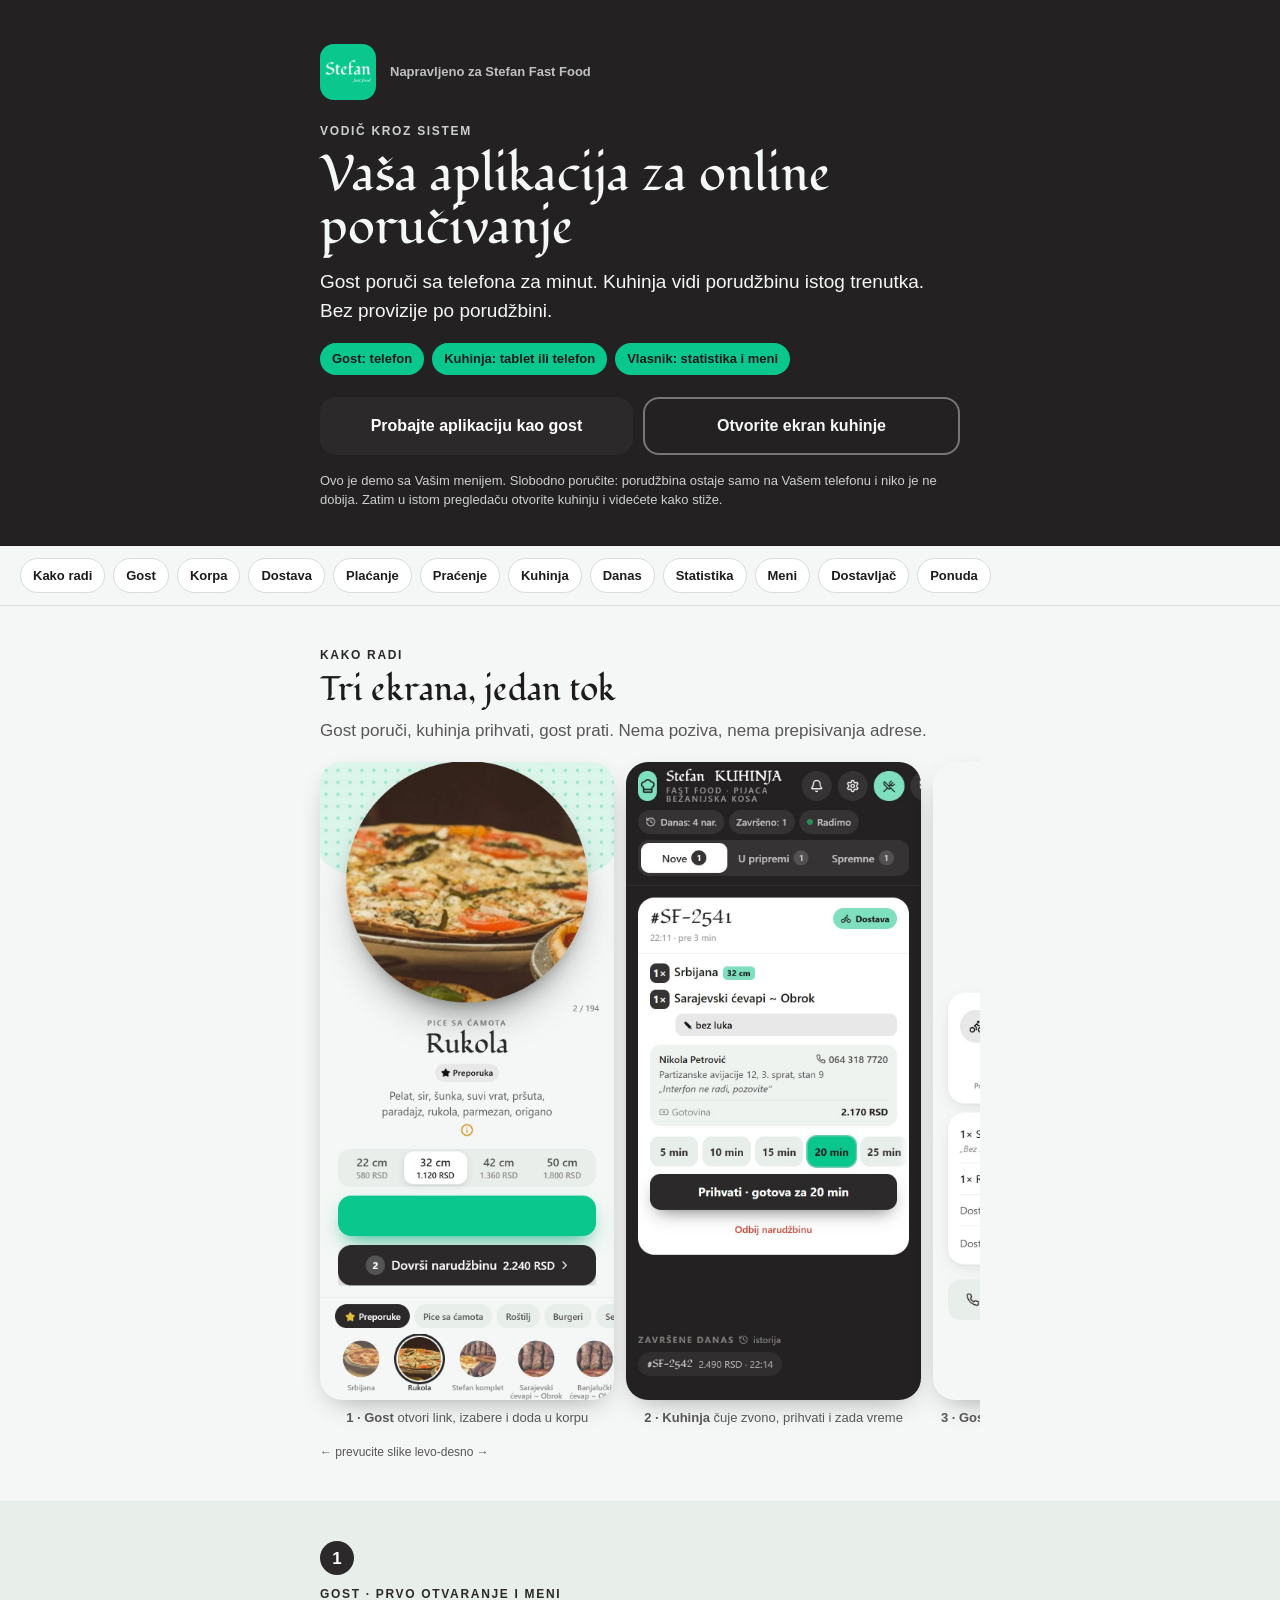
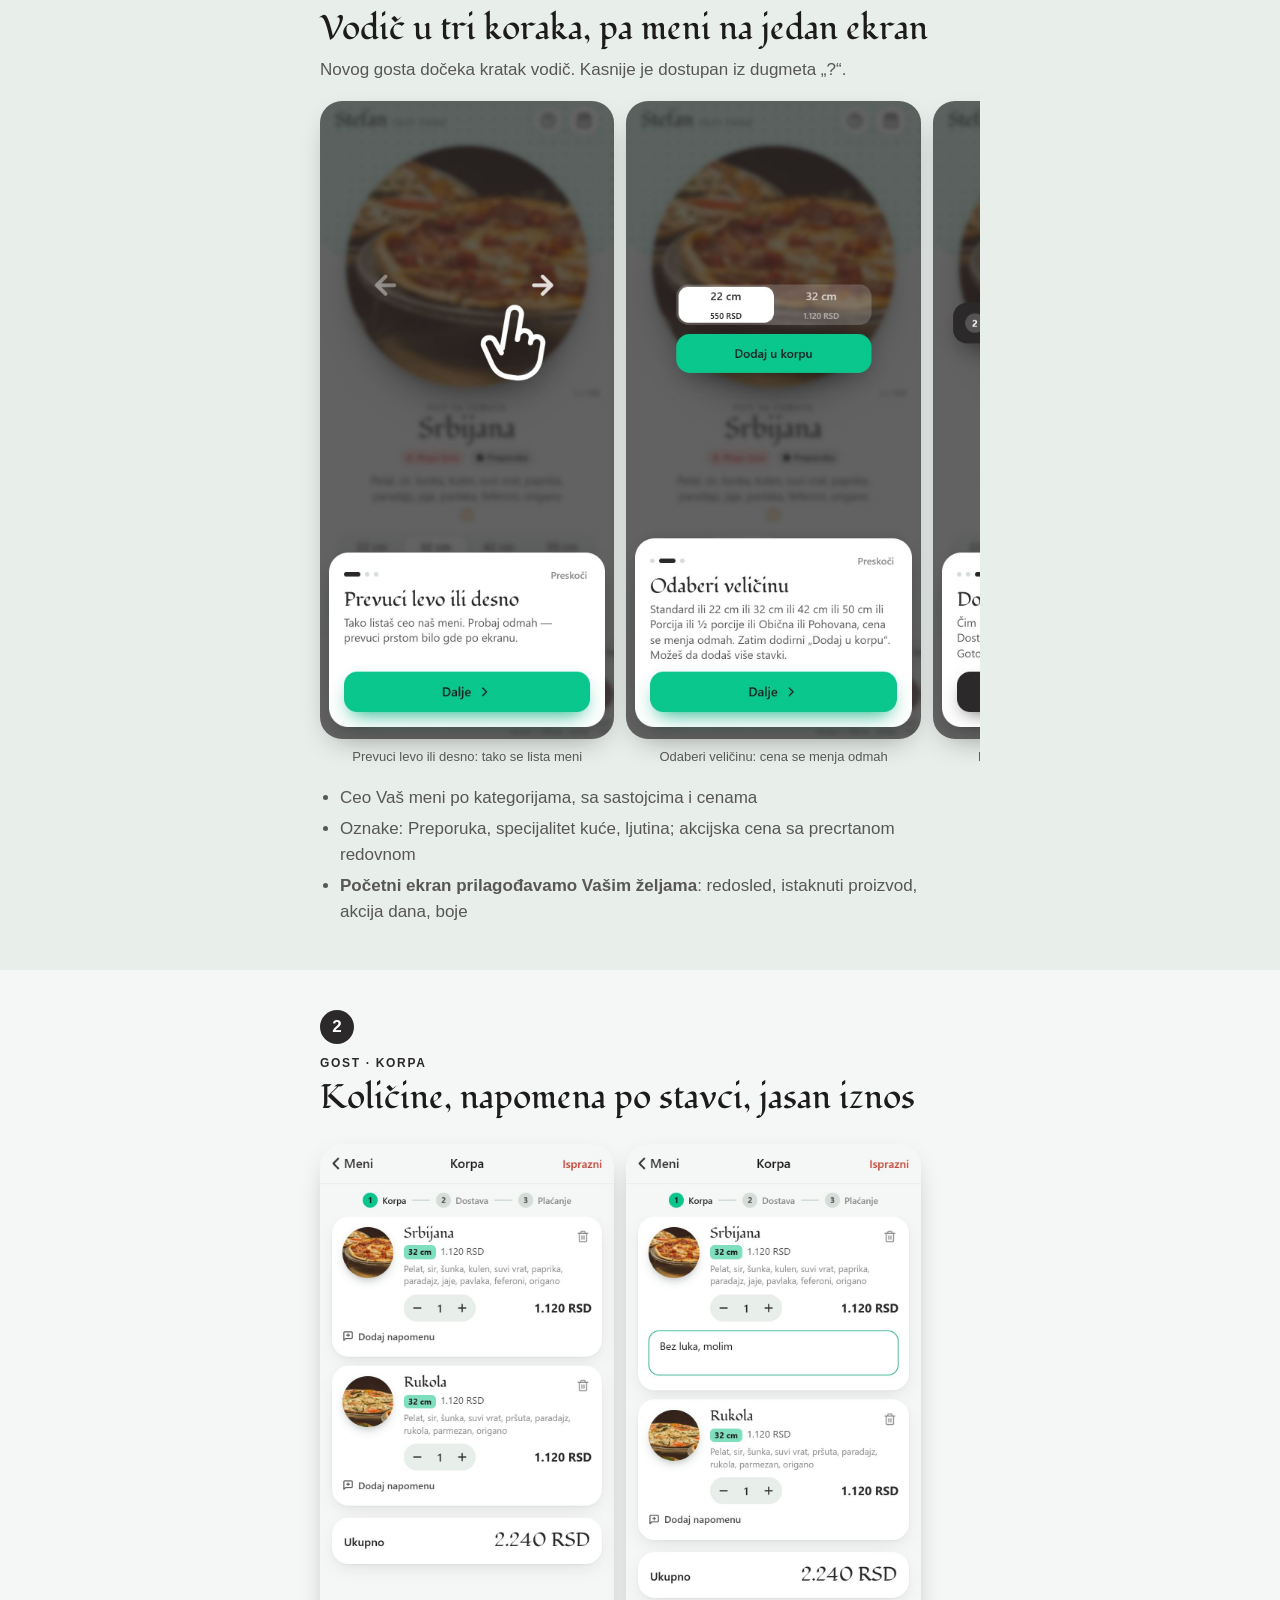
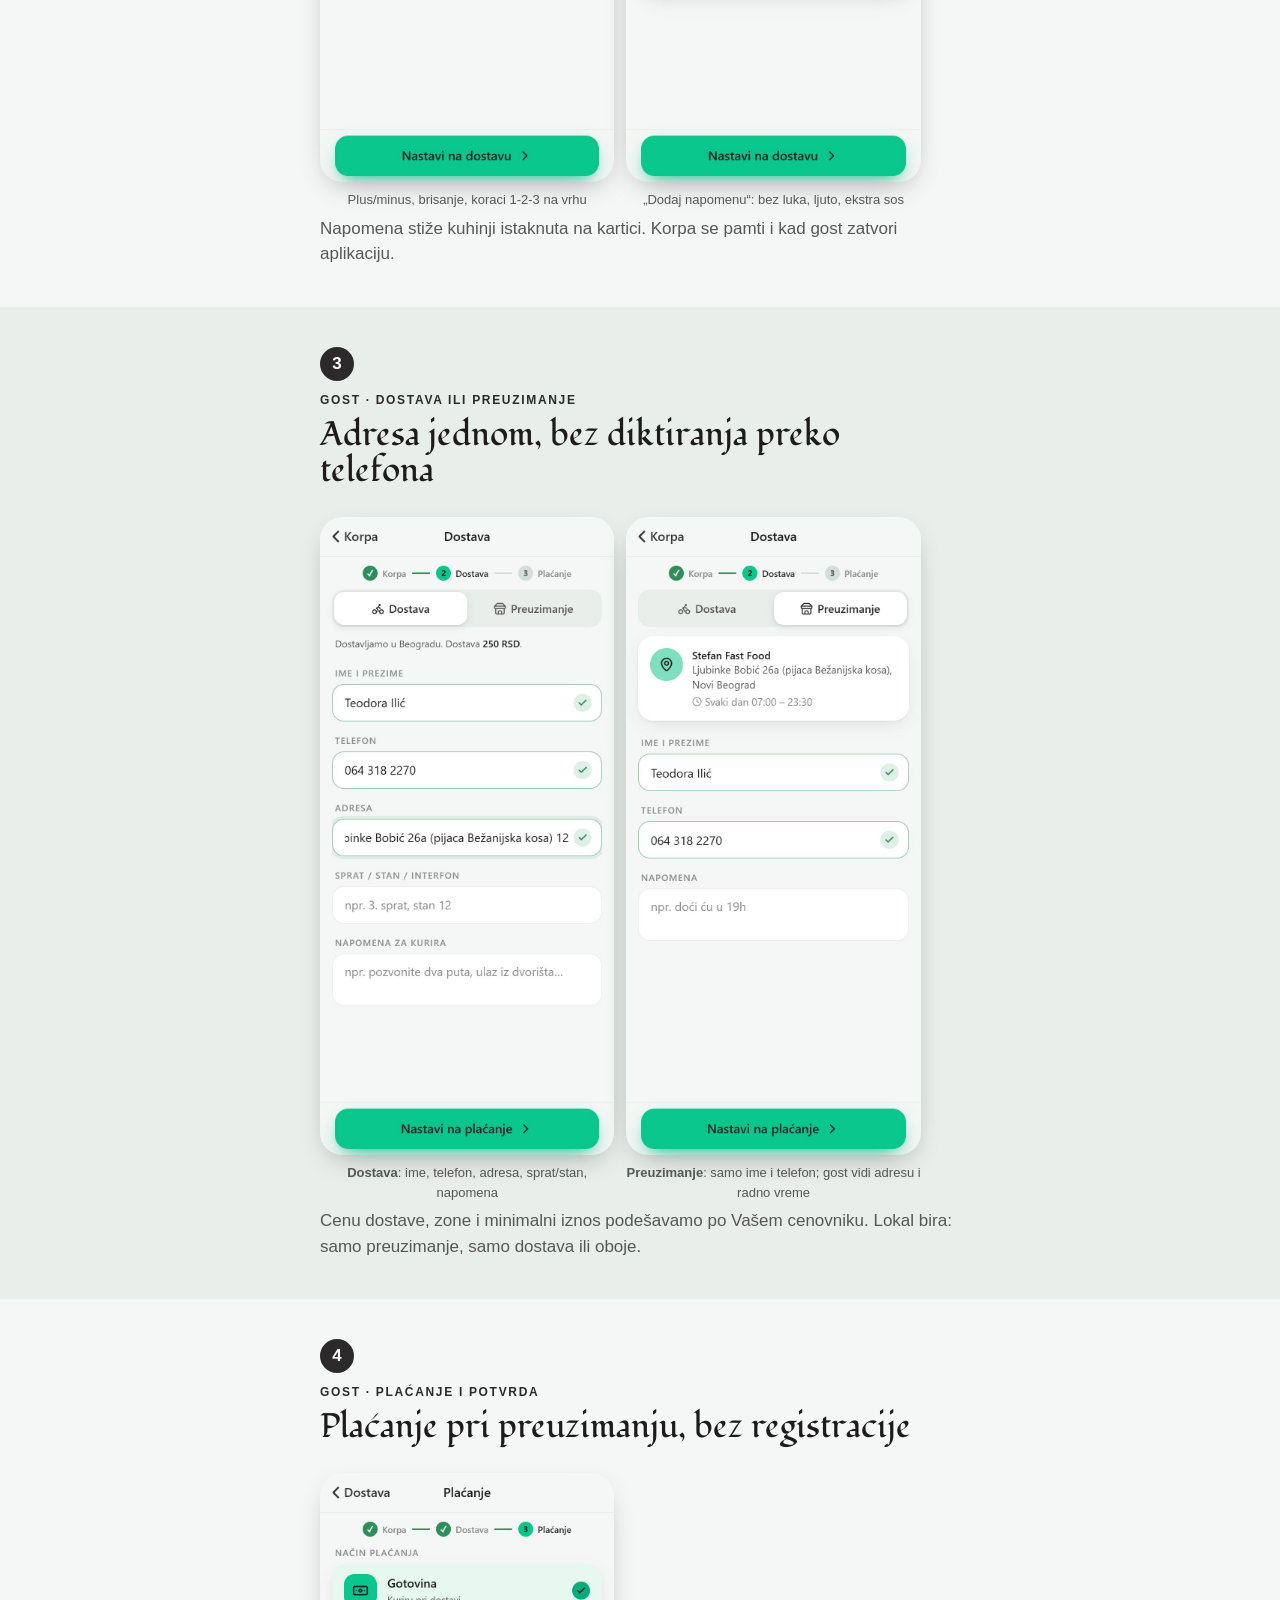
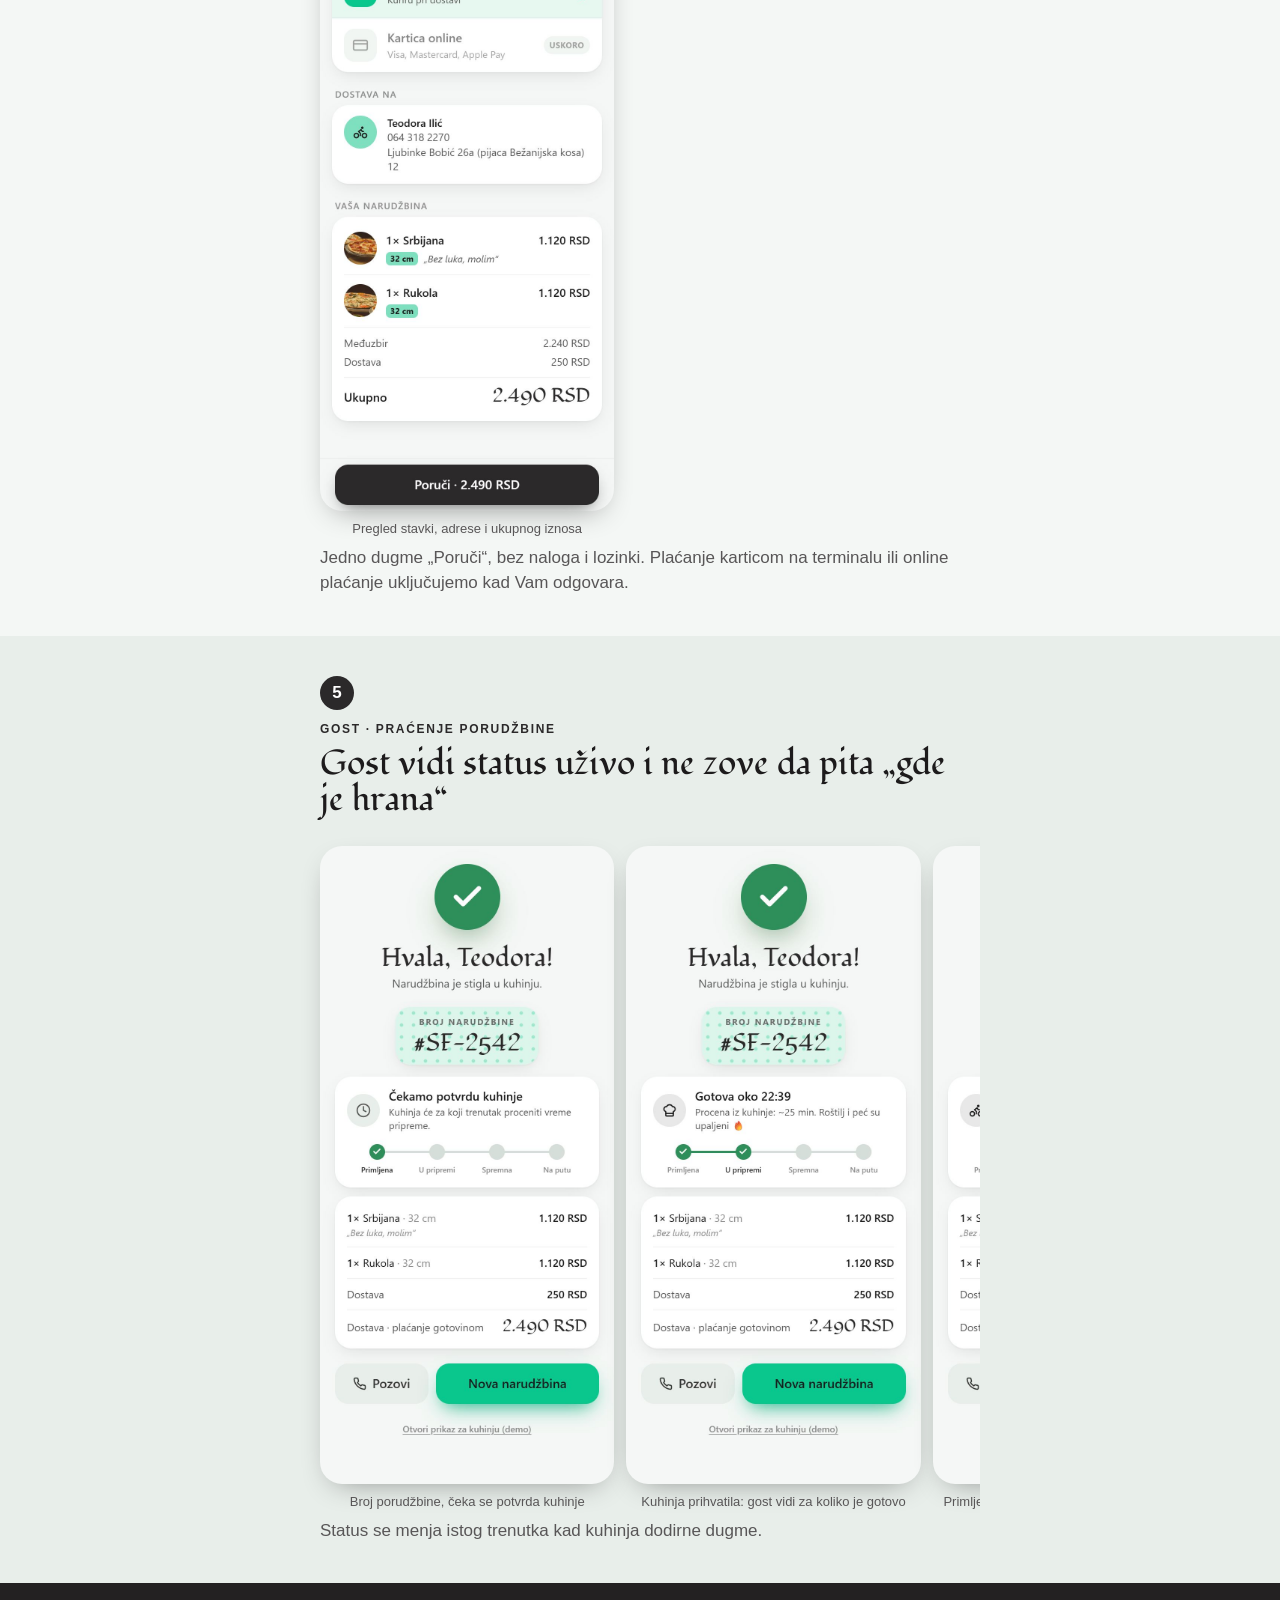
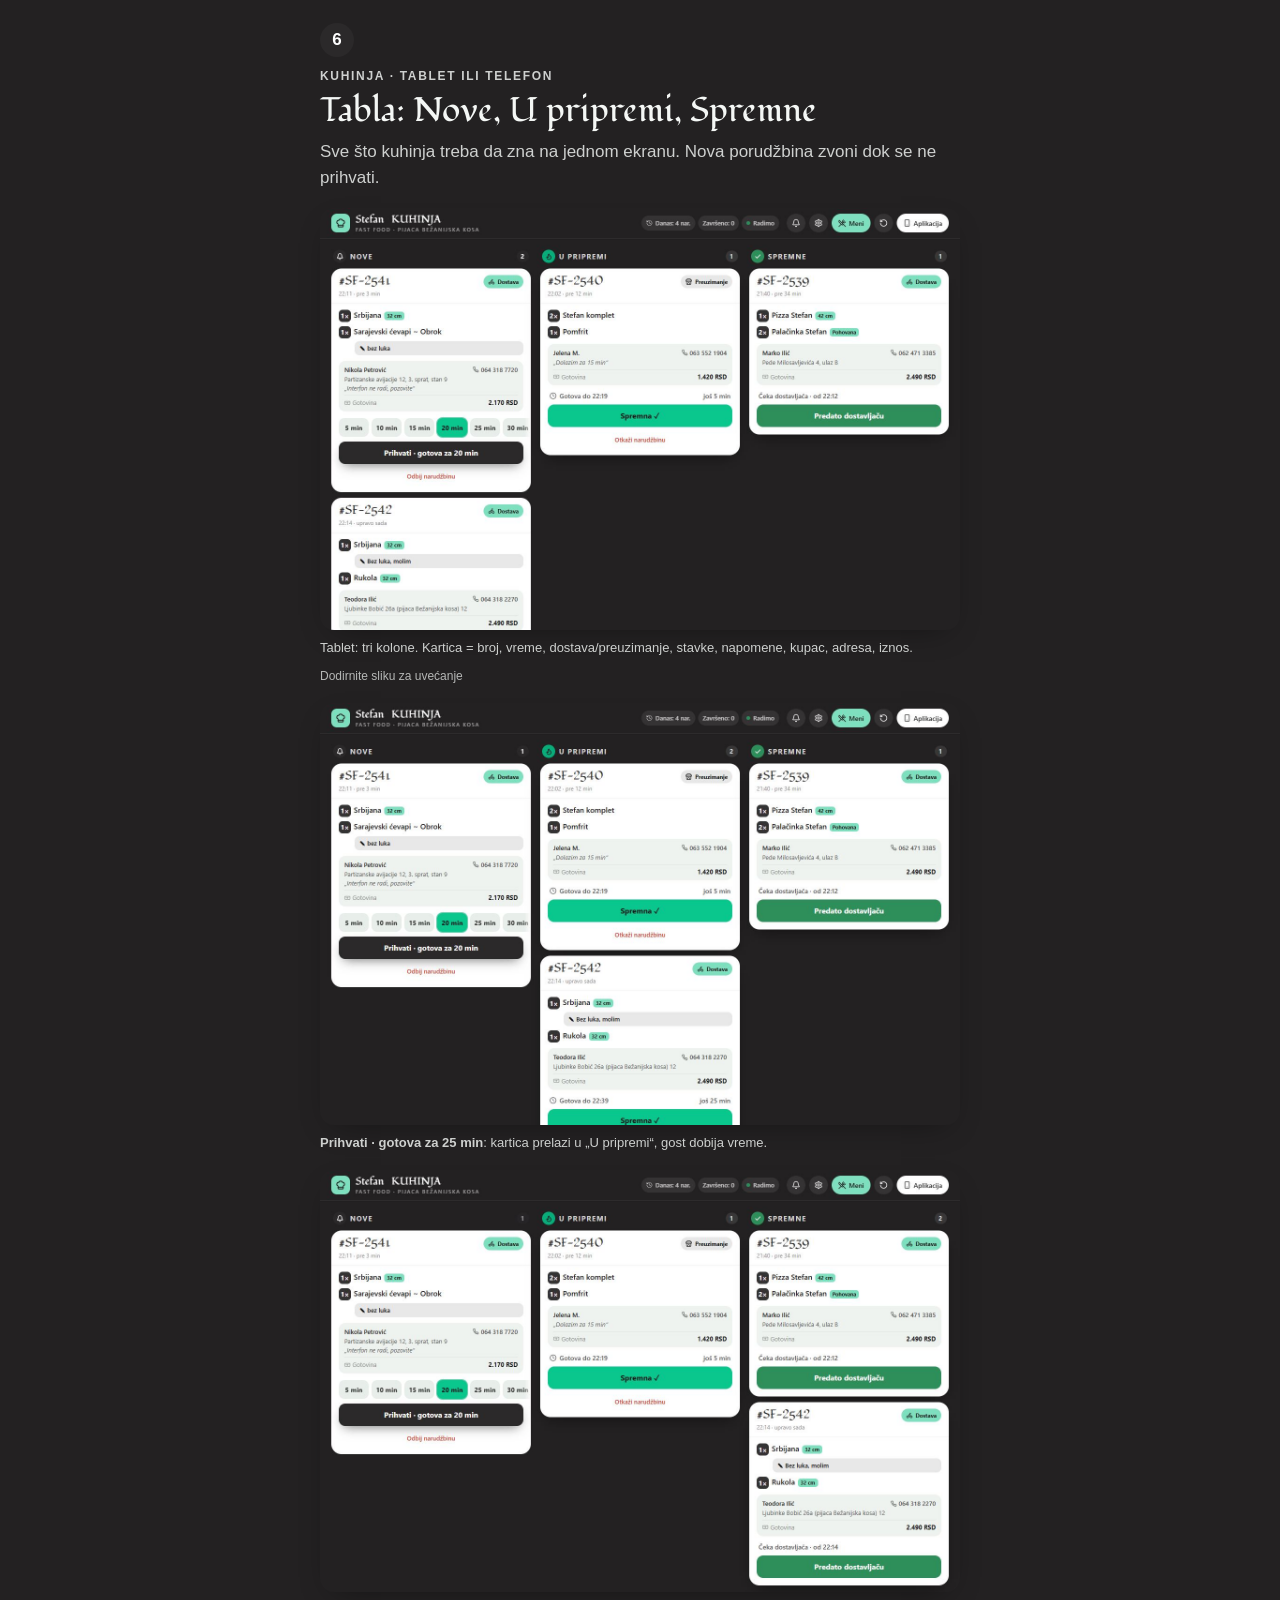
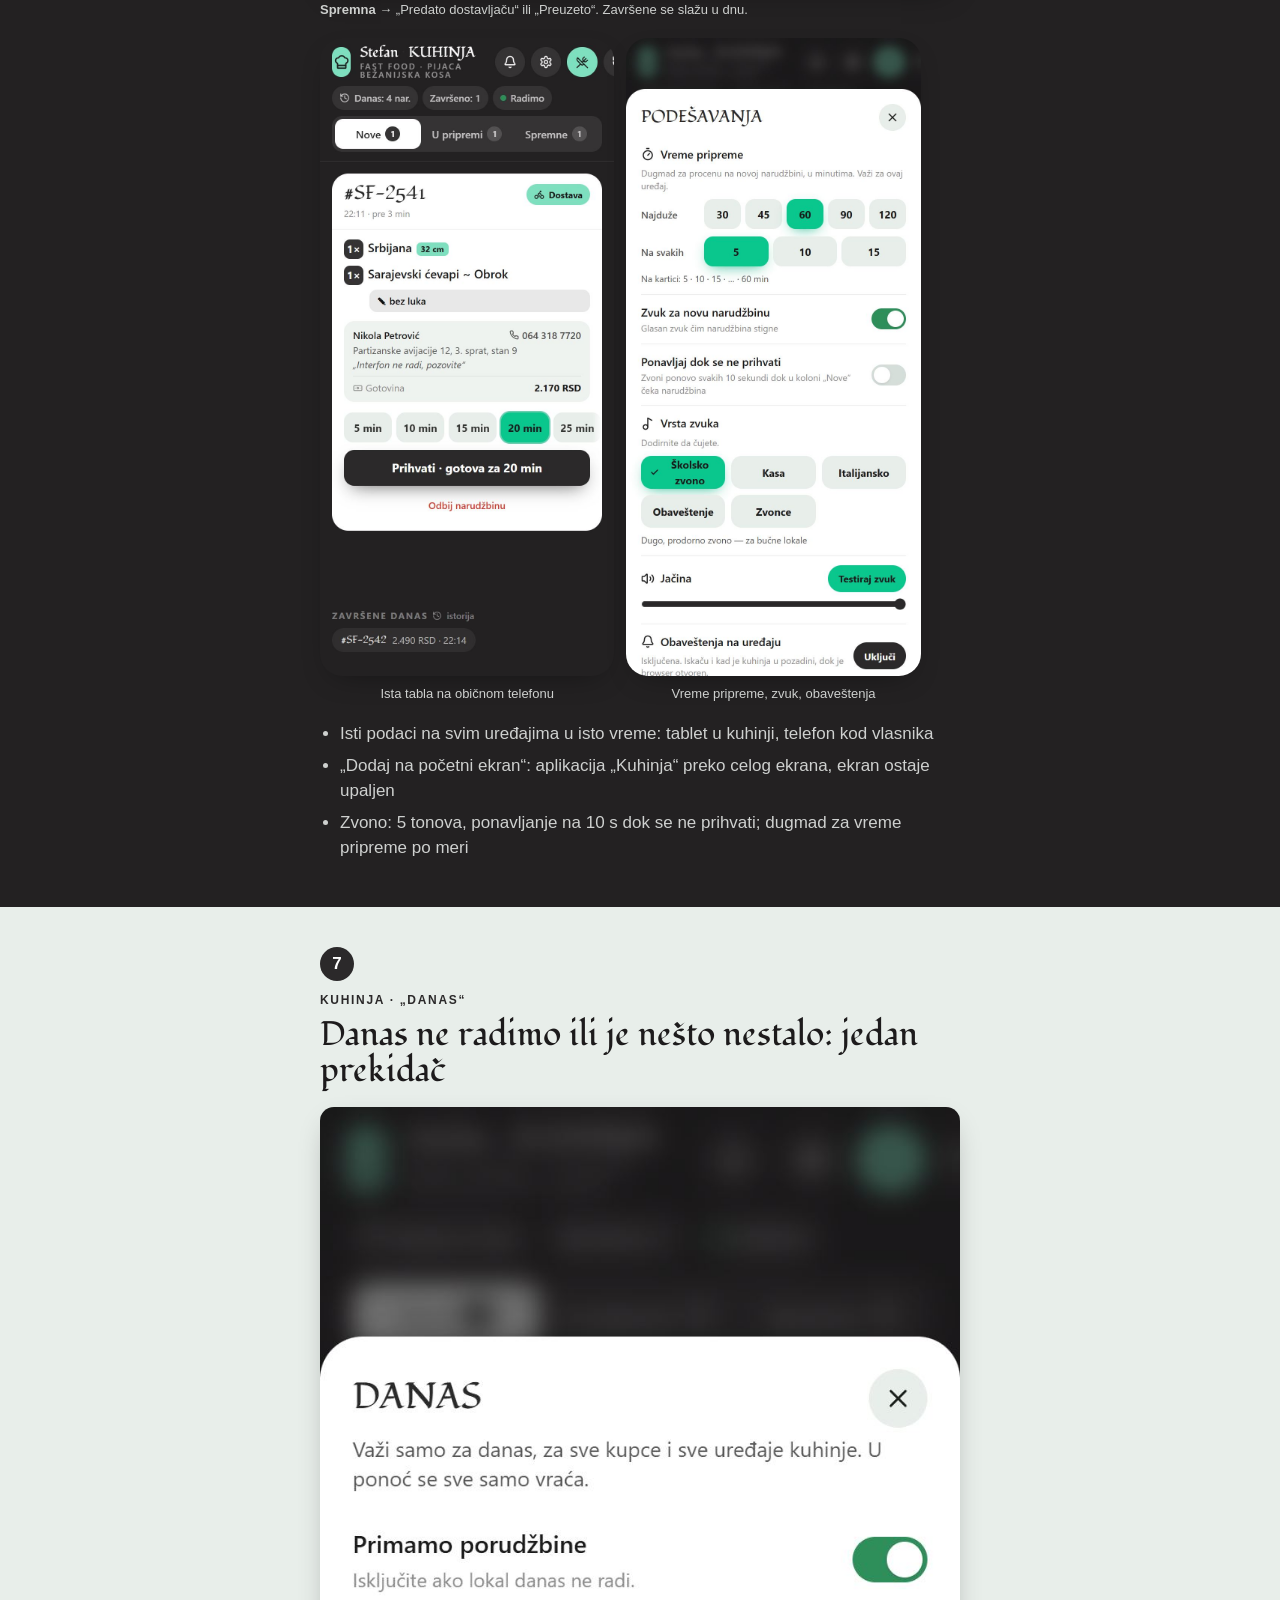
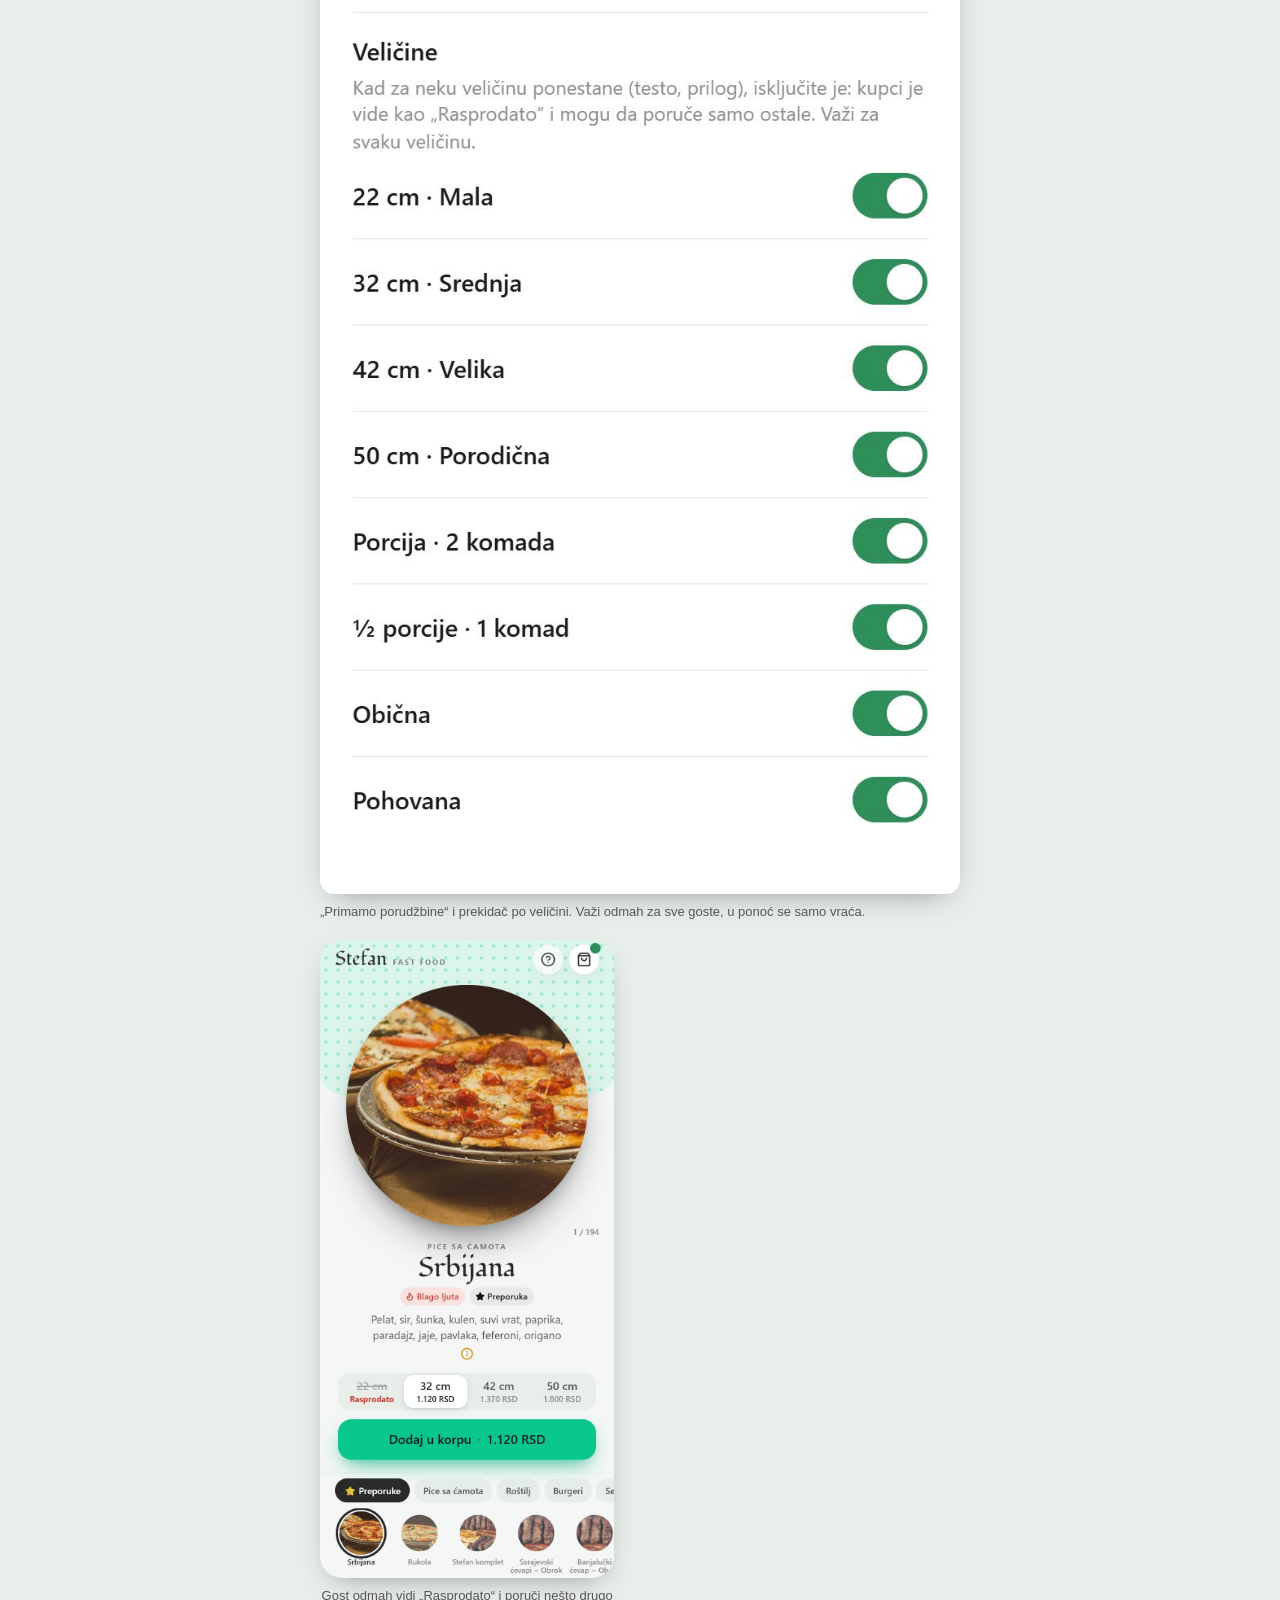
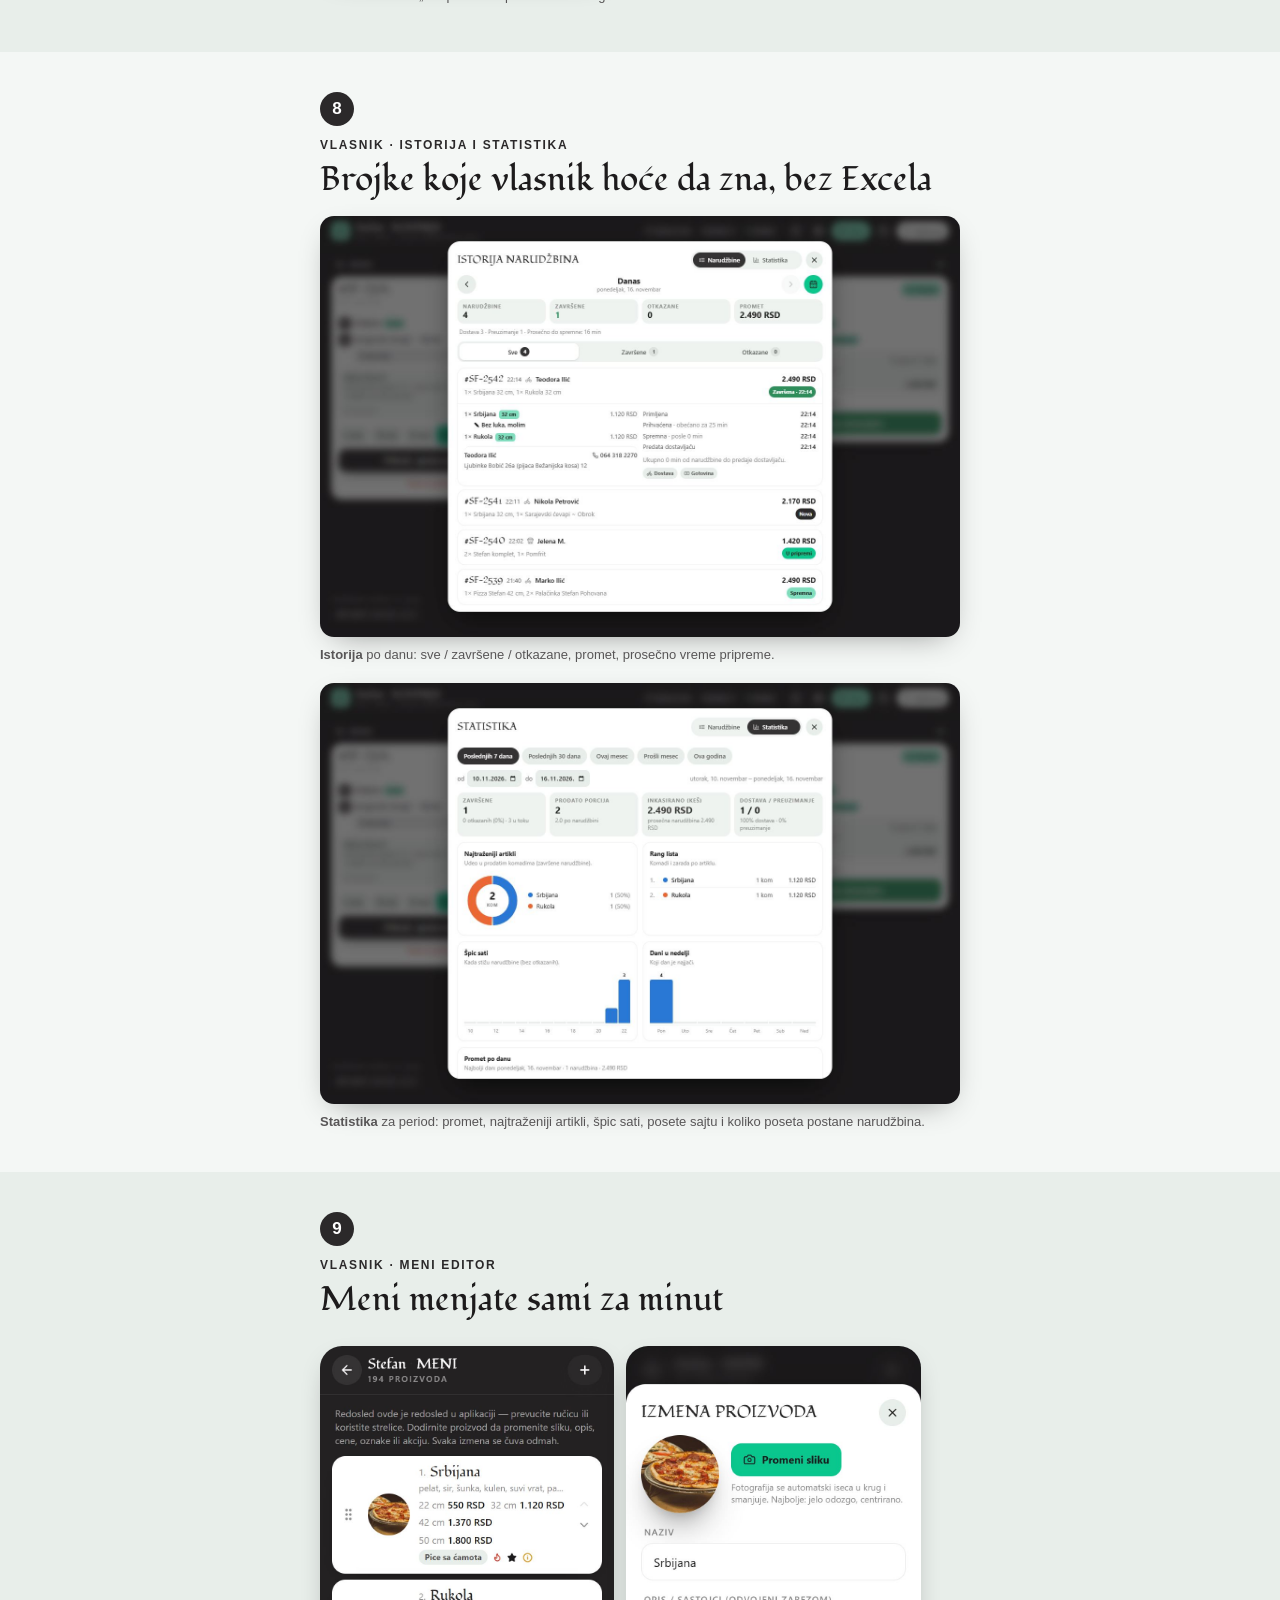
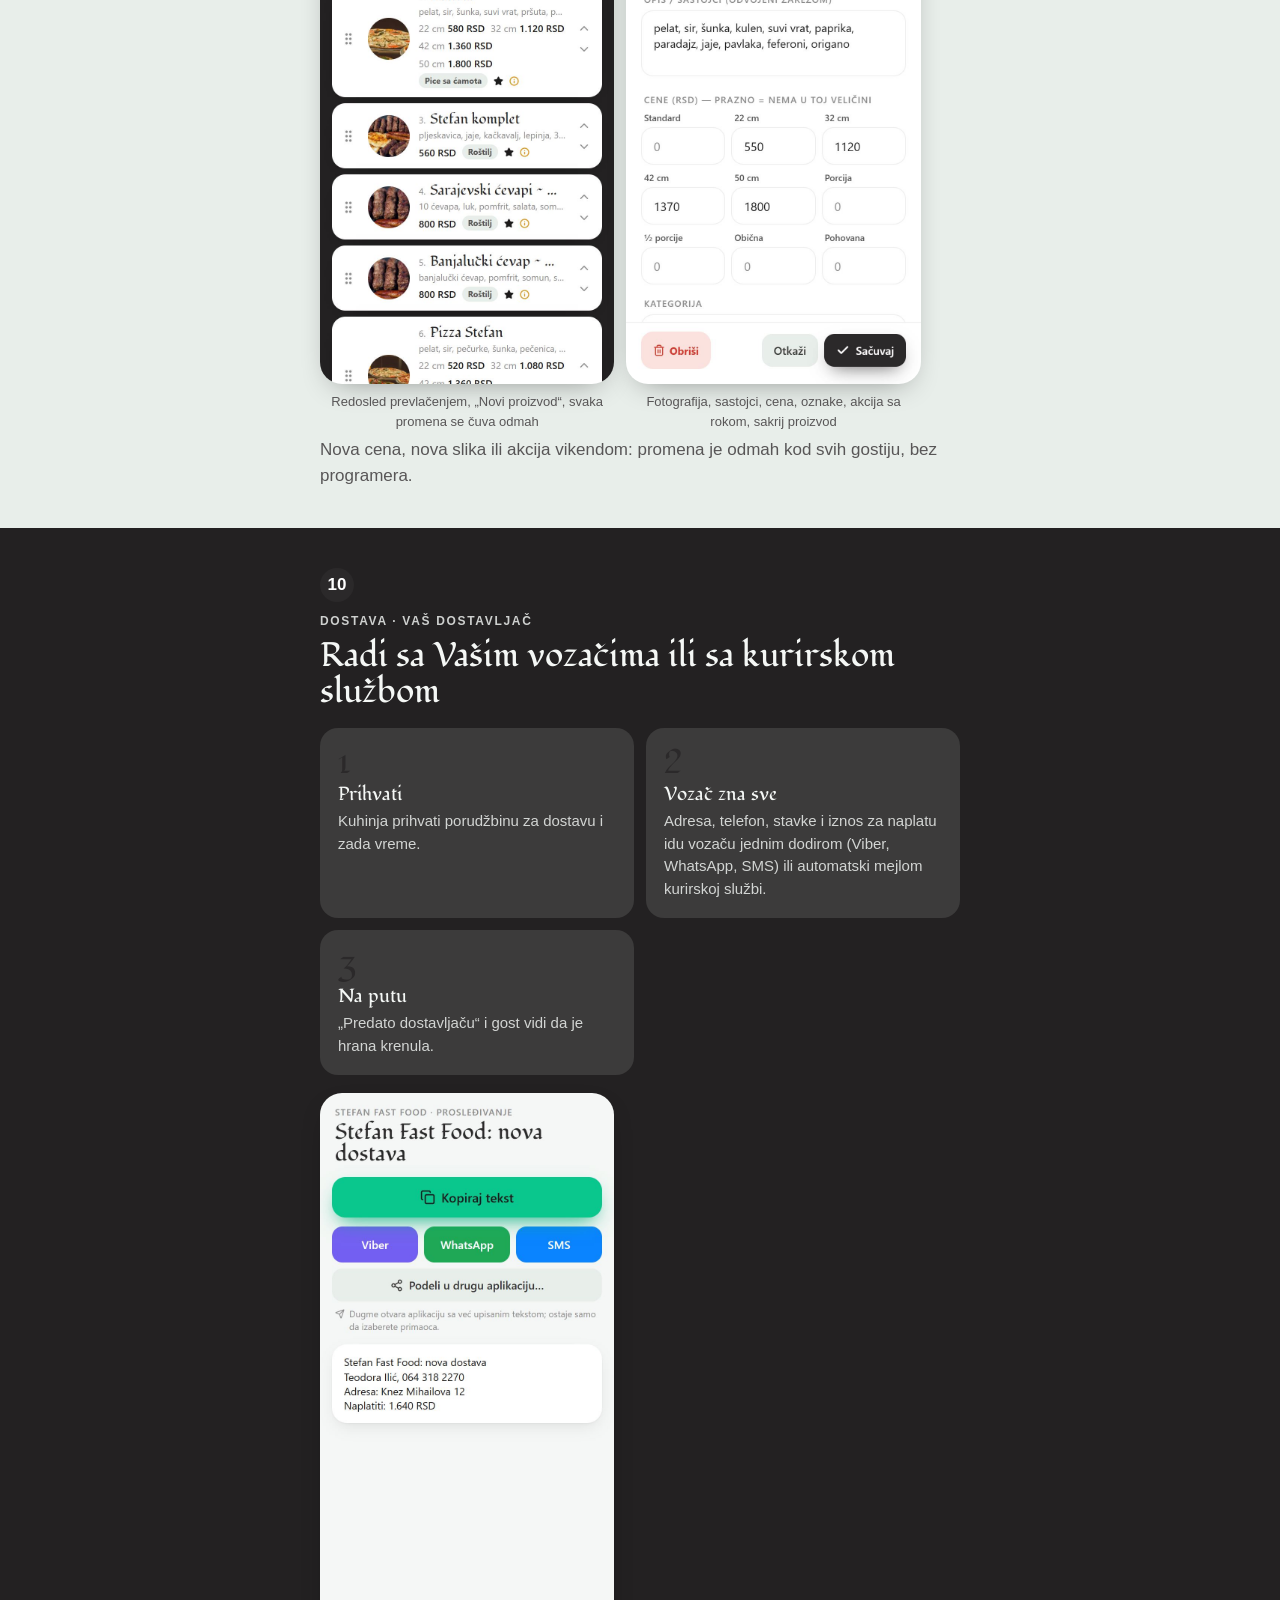
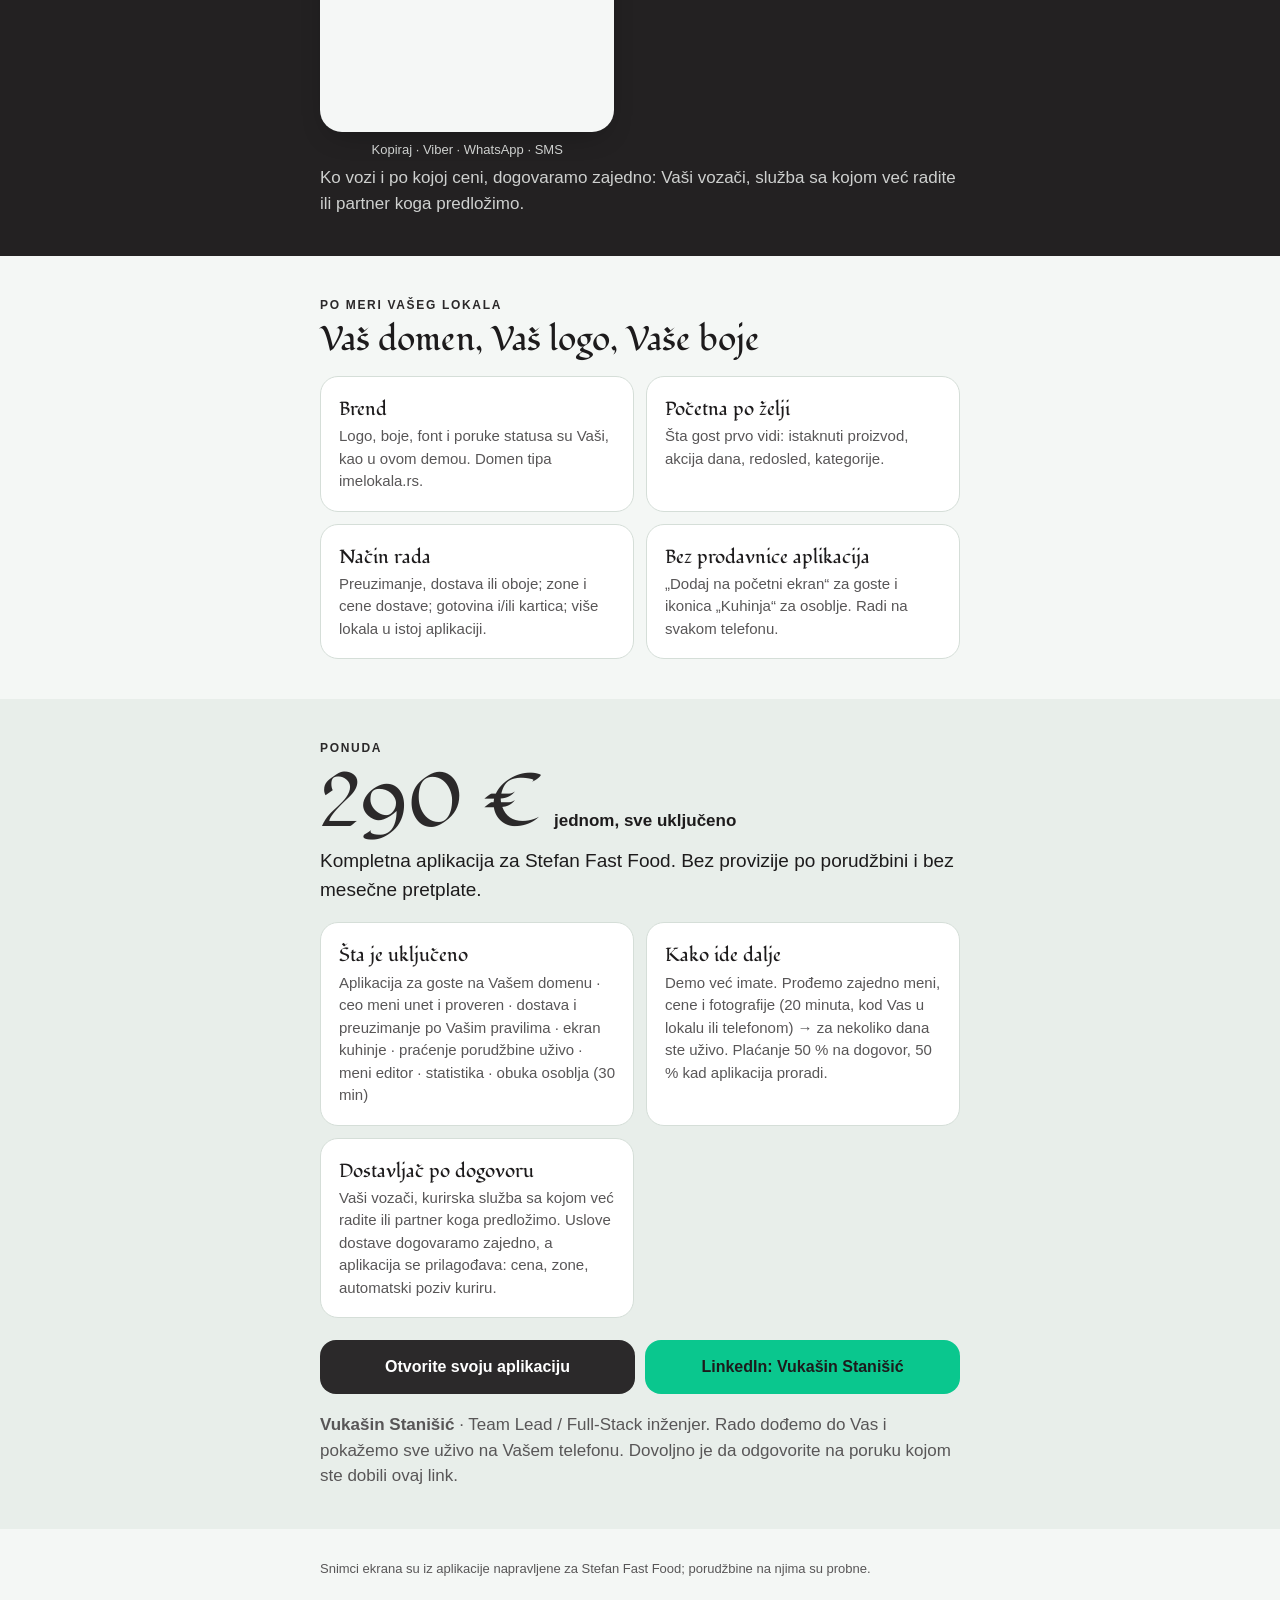
<file: vodic/index.html>
<!DOCTYPE html>
<html lang="sr">
<head>
<meta charset="utf-8">
<meta name="viewport" content="width=device-width, initial-scale=1">
<title>Stefan Fast Food · vodič kroz aplikaciju</title>
<meta name="description" content="Kako radi aplikacija za online poručivanje napravljena za Stefan Fast Food: gost, kuhinja, vlasnik.">
<meta name="theme-color" content="#232122">
<link rel="icon" href="../favicon.png">
<meta property="og:title" content="Stefan Fast Food · Vaša aplikacija za poručivanje">
<meta property="og:description" content="Vodič kroz sistem: kako gost poručuje, kako kuhinja prima porudžbine i šta vlasnik vidi.">
<meta property="og:image" content="https://vukasin00.github.io/stefan-fast-food/icon-512.png">
<style>
/* self-hosted display font (latin + latin-ext for Serbian diacritics); ../ is filled in by vite.config.ts */
@font-face {
  font-family: 'Fondamento';
  font-style: normal;
  font-weight: 400;
  font-display: swap;
  src: url(../fonts/fondamento-400-latin-ext.woff2) format('woff2');
  unicode-range: U+0100-02BA, U+02BD-02C5, U+02C7-02CC, U+02CE-02D7, U+02DD-02FF, U+0304, U+0308, U+0329, U+1D00-1DBF, U+1E00-1E9F, U+1EF2-1EFF, U+2020, U+20A0-20AB, U+20AD-20C4, U+2113, U+2C60-2C7F, U+A720-A7FF;
}
@font-face {
  font-family: 'Fondamento';
  font-style: normal;
  font-weight: 400;
  font-display: swap;
  src: url(../fonts/fondamento-400-latin.woff2) format('woff2');
  unicode-range: U+0000-00FF, U+0131, U+0152-0153, U+02BB-02BC, U+02C6, U+02DA, U+02DC, U+0304, U+0308, U+0329, U+2000-206F, U+20AC, U+2122, U+2191, U+2193, U+2212, U+2215, U+FEFF, U+FFFD;
}

  :root{--bg:#F4F7F5;--card:#FFFFFF;--inset:#E8EEEA;--line:#D5DED8;--primary:#0AC78E;--on-primary:#1D1B1C;--dark:#232122;--dark2:#2B292A;--cta:#2B292A;--ink:#1D1B1C;--ink2:#585657;--display:"Fondamento", Georgia, "Times New Roman", serif}
  *{box-sizing:border-box;margin:0;padding:0}
  html{scroll-behavior:smooth;-webkit-text-size-adjust:100%}
  body{font-family:-apple-system,BlinkMacSystemFont,"Segoe UI",Roboto,Inter,Arial,sans-serif;background:var(--bg);color:var(--ink);line-height:1.5;font-size:17px}
  .wrap{max-width:680px;margin:0 auto;padding:0 20px}
  h1,h2,h3,.big{font-family:var(--display);font-weight:400;letter-spacing:0;text-transform:none;line-height:1.06}
  h1{font-size:clamp(31px,8.2vw,50px)}
  h2{font-size:clamp(23px,6.0vw,34px);margin-bottom:10px}
  h3{font-size:19px}
  p{color:var(--ink2)}
  .eyebrow{font-size:12px;font-weight:700;letter-spacing:.14em;text-transform:uppercase;color:var(--cta);margin-bottom:8px}
  .lead{font-size:19px;color:var(--ink)}
  .dark{background:var(--dark);color:var(--bg)}
  .dark p,.dark li{color:var(--bg);opacity:.82}
  .dark .lead{color:var(--bg);opacity:1}
  .alt{background:var(--inset)}
  section{padding:40px 0}
  header.hero{padding:44px 0 36px}
  .brand{display:flex;align-items:center;gap:14px;margin-bottom:22px}
  .brand img{height:56px;width:auto;max-width:200px;object-fit:contain;border-radius:14px}
  .brand span{font-size:13px;font-weight:600;opacity:.75}
  .pills{display:flex;flex-wrap:wrap;gap:8px;margin-top:18px}
  .pill{background:var(--primary);color:var(--on-primary);border-radius:999px;padding:6px 12px;font-size:13px;font-weight:600}
  .btns{display:flex;flex-direction:column;gap:10px;margin-top:22px}
  .btn{display:flex;align-items:center;justify-content:center;gap:8px;padding:15px 18px;border-radius:16px;font-weight:700;text-decoration:none;font-size:16px;text-align:center}
  .btn-cta{background:var(--cta);color:#fff}
  .btn-primary{background:var(--primary);color:var(--on-primary)}
  .btn-ghost{background:transparent;color:var(--bg);border:2px solid color-mix(in srgb,var(--bg) 40%,transparent)}
  .small{font-size:13px}
  .toc{display:flex;gap:8px;overflow-x:auto;padding:12px 20px;scrollbar-width:none;background:var(--bg);position:sticky;top:0;z-index:5;border-bottom:1px solid var(--line)}
  .toc::-webkit-scrollbar{display:none}
  .toc a{white-space:nowrap;background:var(--card);border:1px solid var(--line);border-radius:999px;padding:7px 12px;font-size:13px;font-weight:600;color:var(--ink);text-decoration:none}
  .num{display:inline-flex;align-items:center;justify-content:center;width:34px;height:34px;border-radius:50%;background:var(--cta);color:#fff;font-weight:800;font-size:17px;margin-bottom:10px}
  ul{padding-left:20px;margin:12px 0 0}
  li{color:var(--ink2);margin-bottom:6px}
  b{font-weight:700;color:inherit}
  .strip{display:flex;gap:12px;overflow-x:auto;scroll-snap-type:x mandatory;padding:18px 20px 6px;margin:0 -20px;scrollbar-width:none;-webkit-overflow-scrolling:touch}
  .strip::-webkit-scrollbar{display:none}
  .shot{flex:0 0 72%;max-width:300px;scroll-snap-align:center}
  .shot img{width:100%;height:auto;border-radius:22px;display:block;background:var(--dark2);box-shadow:0 10px 30px -14px rgba(0,0,0,.45)}
  .shot p{font-size:13px;margin-top:8px;text-align:center}
  .tab{margin-top:18px}
  .tab img{width:100%;height:auto;border-radius:14px;display:block;cursor:zoom-in;box-shadow:0 10px 30px -14px rgba(0,0,0,.45)}
  .tab p{font-size:13px;margin-top:8px}
  .hint{font-size:12px;color:var(--ink2);margin-top:10px}
  .dark .hint{color:var(--bg);opacity:.7}
  .steps,.cards{display:grid;gap:12px;margin-top:18px}
  .step{background:var(--inset);border-radius:18px;padding:18px}
  .dark .step{background:color-mix(in srgb,var(--bg) 12%,var(--dark))}
  .step .big{font-size:34px;color:var(--cta);line-height:1}
  .step h3,.card h3{margin:4px 0 6px}
  .step p,.card p{font-size:15px}
  .card{background:var(--card);border-radius:18px;padding:18px;border:1px solid var(--line)}
  .price{display:flex;align-items:baseline;gap:10px;flex-wrap:wrap}
  .price .big{font-size:76px;color:var(--cta);line-height:1}
  a{color:var(--cta)}
  footer{padding:30px 0 60px;font-size:13px;color:var(--ink2)}
  .lb{position:fixed;inset:0;background:rgba(10,10,10,.96);display:none;z-index:50;overflow:auto;-webkit-overflow-scrolling:touch}
  .lb.on{display:block}
  .lb img{display:block;width:auto;max-width:none;min-width:100%;margin:0 auto}
  .lb .close{position:fixed;top:14px;right:14px;background:#fff;color:#111;border:0;border-radius:999px;padding:10px 16px;font-weight:700;font-size:15px;z-index:51}
  @media (min-width:700px){.steps,.cards{grid-template-columns:1fr 1fr}.btns{flex-direction:row}.btn{flex:1}.shot{flex-basis:46%}}
</style>
</head>
<body>

<header class="hero dark">
  <div class="wrap">
    <div class="brand"><img src="../icon-512.png" alt="Stefan Fast Food"><span>Napravljeno za Stefan Fast Food</span></div>
    <p class="eyebrow">Vodič kroz sistem</p>
    <h1>Vaša aplikacija za online poručivanje</h1>
    <p class="lead" style="margin-top:14px">Gost poruči sa telefona za minut. Kuhinja vidi porudžbinu istog trenutka. Bez provizije po porudžbini.</p>
    <div class="pills"><span class="pill">Gost: telefon</span><span class="pill">Kuhinja: tablet ili telefon</span><span class="pill">Vlasnik: statistika i meni</span></div>
    <div class="btns">
      <a class="btn btn-cta" href="https://vukasin00.github.io/stefan-fast-food/">Probajte aplikaciju kao gost</a>
      <a class="btn btn-ghost" href="https://vukasin00.github.io/stefan-fast-food/kuhinja">Otvorite ekran kuhinje</a>
    </div>
    <p class="small" style="margin-top:16px">Ovo je demo sa Vašim menijem. Slobodno poručite: porudžbina ostaje samo na Vašem telefonu i niko je ne dobija. Zatim u istom pregledaču otvorite kuhinju i videćete kako stiže.</p>
  </div>
</header>

<nav class="toc">
  <a href="#kako">Kako radi</a><a href="#gost">Gost</a><a href="#korpa">Korpa</a><a href="#dostava">Dostava</a><a href="#placanje">Plaćanje</a><a href="#pracenje">Praćenje</a><a href="#kuhinja">Kuhinja</a><a href="#danas">Danas</a><a href="#statistika">Statistika</a><a href="#meni">Meni</a><a href="#kurir">Dostavljač</a><a href="#ponuda">Ponuda</a>
</nav>

<section id="kako">
  <div class="wrap">
    <p class="eyebrow">Kako radi</p>
    <h2>Tri ekrana, jedan tok</h2>
    <p>Gost poruči, kuhinja prihvati, gost prati. Nema poziva, nema prepisivanja adrese.</p>
    <div class="strip">
      <div class="shot"><img src="img/home-added.jpg" alt="Gost dodaje u korpu" loading="lazy"><p><b>1 · Gost</b> otvori link, izabere i doda u korpu</p></div>
      <div class="shot"><img src="img/kuhinja-tel.jpg" alt="Kuhinja na telefonu" loading="lazy"><p><b>2 · Kuhinja</b> čuje zvono, prihvati i zada vreme</p></div>
      <div class="shot"><img src="img/status2.jpg" alt="Gost prati status" loading="lazy"><p><b>3 · Gost</b> uživo vidi: u pripremi, spremna, na putu</p></div>
    </div>
    <p class="hint">← prevucite slike levo-desno →</p>
  </div>
</section>

<section id="gost" class="alt">
  <div class="wrap">
    <span class="num">1</span>
    <p class="eyebrow">Gost · prvo otvaranje i meni</p>
    <h2>Vodič u tri koraka, pa meni na jedan ekran</h2>
    <p>Novog gosta dočeka kratak vodič. Kasnije je dostupan iz dugmeta „?“.</p>
    <div class="strip">
      <div class="shot"><img src="img/tut1.jpg" alt="Vodič korak 1" loading="lazy"><p>Prevuci levo ili desno: tako se lista meni</p></div>
      <div class="shot"><img src="img/tut2.jpg" alt="Vodič korak 2" loading="lazy"><p>Odaberi veličinu: cena se menja odmah</p></div>
      <div class="shot"><img src="img/tut3.jpg" alt="Vodič korak 3" loading="lazy"><p>Dovrši narudžbinu: gotovo za minut</p></div>
      <div class="shot"><img src="img/home.jpg" alt="Početni ekran" loading="lazy"><p>Jedan proizvod po ekranu, velika fotografija</p></div>
      <div class="shot"><img src="img/home-added.jpg" alt="Dodato u korpu" loading="lazy"><p>Brojač na korpi i dugme sa iznosom</p></div>
    </div>
    <ul>
      <li>Ceo Vaš meni po kategorijama, sa sastojcima i cenama</li>
      <li>Oznake: Preporuka, specijalitet kuće, ljutina; akcijska cena sa precrtanom redovnom</li>
      <li><b>Početni ekran prilagođavamo Vašim željama</b>: redosled, istaknuti proizvod, akcija dana, boje</li>
    </ul>
  </div>
</section>

<section id="korpa">
  <div class="wrap">
    <span class="num">2</span>
    <p class="eyebrow">Gost · korpa</p>
    <h2>Količine, napomena po stavci, jasan iznos</h2>
    <div class="strip">
      <div class="shot"><img src="img/korpa.jpg" alt="Korpa" loading="lazy"><p>Plus/minus, brisanje, koraci 1-2-3 na vrhu</p></div>
      <div class="shot"><img src="img/korpa-note.jpg" alt="Napomena" loading="lazy"><p>„Dodaj napomenu“: bez luka, ljuto, ekstra sos</p></div>
    </div>
    <p>Napomena stiže kuhinji istaknuta na kartici. Korpa se pamti i kad gost zatvori aplikaciju.</p>
  </div>
</section>

<section id="dostava" class="alt">
  <div class="wrap">
    <span class="num">3</span>
    <p class="eyebrow">Gost · dostava ili preuzimanje</p>
    <h2>Adresa jednom, bez diktiranja preko telefona</h2>
    <div class="strip">
      <div class="shot"><img src="img/dostava-full.jpg" alt="Forma za dostavu" loading="lazy"><p><b>Dostava</b>: ime, telefon, adresa, sprat/stan, napomena</p></div>
      <div class="shot"><img src="img/preuzimanje.jpg" alt="Preuzimanje" loading="lazy"><p><b>Preuzimanje</b>: samo ime i telefon; gost vidi adresu i radno vreme</p></div>
    </div>
    <p>Cenu dostave, zone i minimalni iznos podešavamo po Vašem cenovniku. Lokal bira: samo preuzimanje, samo dostava ili oboje.</p>
  </div>
</section>

<section id="placanje">
  <div class="wrap">
    <span class="num">4</span>
    <p class="eyebrow">Gost · plaćanje i potvrda</p>
    <h2>Plaćanje pri preuzimanju, bez registracije</h2>
    <div class="strip">
      <div class="shot"><img src="img/placanje.jpg" alt="Plaćanje" loading="lazy"><p>Pregled stavki, adrese i ukupnog iznosa</p></div>
    </div>
    <p>Jedno dugme „Poruči“, bez naloga i lozinki. Plaćanje karticom na terminalu ili online plaćanje uključujemo kad Vam odgovara.</p>
  </div>
</section>

<section id="pracenje" class="alt">
  <div class="wrap">
    <span class="num">5</span>
    <p class="eyebrow">Gost · praćenje porudžbine</p>
    <h2>Gost vidi status uživo i ne zove da pita „gde je hrana“</h2>
    <div class="strip">
      <div class="shot"><img src="img/status1.jpg" alt="Status primljena" loading="lazy"><p>Broj porudžbine, čeka se potvrda kuhinje</p></div>
      <div class="shot"><img src="img/status-priprema.jpg" alt="Status u pripremi" loading="lazy"><p>Kuhinja prihvatila: gost vidi za koliko je gotovo</p></div>
      <div class="shot"><img src="img/status2.jpg" alt="Status na putu" loading="lazy"><p>Primljena → U pripremi → Spremna → Na putu</p></div>
    </div>
    <p>Status se menja istog trenutka kad kuhinja dodirne dugme.</p>
  </div>
</section>

<section id="kuhinja" class="dark">
  <div class="wrap">
    <span class="num">6</span>
    <p class="eyebrow">Kuhinja · tablet ili telefon</p>
    <h2>Tabla: Nove, U pripremi, Spremne</h2>
    <p>Sve što kuhinja treba da zna na jednom ekranu. Nova porudžbina zvoni dok se ne prihvati.</p>
    <div class="tab"><img src="img/kuhinja-tablet.jpg" alt="Kuhinja na tabletu" data-zoom loading="lazy"><p>Tablet: tri kolone. Kartica = broj, vreme, dostava/preuzimanje, stavke, napomene, kupac, adresa, iznos.</p></div>
    <p class="hint">Dodirnite sliku za uvećanje</p>
    <div class="tab"><img src="img/kuhinja-prihvacena.jpg" alt="Prihvaćena porudžbina" data-zoom loading="lazy"><p><b>Prihvati · gotova za 25 min</b>: kartica prelazi u „U pripremi“, gost dobija vreme.</p></div>
    <div class="tab"><img src="img/kuhinja-ceka.jpg" alt="Spremna porudžbina" data-zoom loading="lazy"><p><b>Spremna</b> → „Predato dostavljaču“ ili „Preuzeto“. Završene se slažu u dnu.</p></div>
    <div class="strip">
      <div class="shot"><img src="img/kuhinja-tel.jpg" alt="Kuhinja na telefonu" loading="lazy"><p>Ista tabla na običnom telefonu</p></div>
      <div class="shot"><img src="img/podesavanja.jpg" alt="Podešavanja kuhinje" loading="lazy"><p>Vreme pripreme, zvuk, obaveštenja</p></div>
    </div>
    <ul>
      <li>Isti podaci na svim uređajima u isto vreme: tablet u kuhinji, telefon kod vlasnika</li>
      <li>„Dodaj na početni ekran“: aplikacija „Kuhinja“ preko celog ekrana, ekran ostaje upaljen</li>
      <li>Zvono: 5 tonova, ponavljanje na 10 s dok se ne prihvati; dugmad za vreme pripreme po meri</li>
    </ul>
  </div>
</section>

<section id="danas" class="alt">
  <div class="wrap">
    <span class="num">7</span>
    <p class="eyebrow">Kuhinja · „Danas“</p>
    <h2>Danas ne radimo ili je nešto nestalo: jedan prekidač</h2>
    <div class="tab"><img src="img/danas.jpg" alt="Panel Danas" data-zoom loading="lazy"><p>„Primamo porudžbine“ i prekidač po veličini. Važi odmah za sve goste, u ponoć se samo vraća.</p></div>
    <div class="strip"><div class="shot"><img src="img/rasprodato.jpg" alt="Rasprodato" loading="lazy"><p>Gost odmah vidi „Rasprodato“ i poruči nešto drugo</p></div></div>
  </div>
</section>

<section id="statistika">
  <div class="wrap">
    <span class="num">8</span>
    <p class="eyebrow">Vlasnik · istorija i statistika</p>
    <h2>Brojke koje vlasnik hoće da zna, bez Excela</h2>
    <div class="tab"><img src="img/istorija.jpg" alt="Istorija narudžbina" data-zoom loading="lazy"><p><b>Istorija</b> po danu: sve / završene / otkazane, promet, prosečno vreme pripreme.</p></div>
    <div class="tab"><img src="img/statistika.jpg" alt="Statistika" data-zoom loading="lazy"><p><b>Statistika</b> za period: promet, najtraženiji artikli, špic sati, posete sajtu i koliko poseta postane narudžbina.</p></div>
  </div>
</section>

<section id="meni" class="alt">
  <div class="wrap">
    <span class="num">9</span>
    <p class="eyebrow">Vlasnik · meni editor</p>
    <h2>Meni menjate sami za minut</h2>
    <div class="strip">
      <div class="shot"><img src="img/meni-lista.jpg" alt="Lista proizvoda" loading="lazy"><p>Redosled prevlačenjem, „Novi proizvod“, svaka promena se čuva odmah</p></div>
      <div class="shot"><img src="img/meni-izmena.jpg" alt="Izmena proizvoda" loading="lazy"><p>Fotografija, sastojci, cena, oznake, akcija sa rokom, sakrij proizvod</p></div>
    </div>
    <p>Nova cena, nova slika ili akcija vikendom: promena je odmah kod svih gostiju, bez programera.</p>
  </div>
</section>

<section id="kurir" class="dark">
  <div class="wrap">
    <span class="num">10</span>
    <p class="eyebrow">Dostava · Vaš dostavljač</p>
    <h2>Radi sa Vašim vozačima ili sa kurirskom službom</h2>
    <div class="steps">
      <div class="step"><div class="big">1</div><h3>Prihvati</h3><p>Kuhinja prihvati porudžbinu za dostavu i zada vreme.</p></div>
      <div class="step"><div class="big">2</div><h3>Vozač zna sve</h3><p>Adresa, telefon, stavke i iznos za naplatu idu vozaču jednim dodirom (Viber, WhatsApp, SMS) ili automatski mejlom kurirskoj službi.</p></div>
      <div class="step"><div class="big">3</div><h3>Na putu</h3><p>„Predato dostavljaču“ i gost vidi da je hrana krenula.</p></div>
    </div>
    <div class="strip"><div class="shot"><img src="img/prosledi.jpg" alt="Prosleđivanje vozaču" loading="lazy"><p>Kopiraj · Viber · WhatsApp · SMS</p></div></div>
    <p>Ko vozi i po kojoj ceni, dogovaramo zajedno: Vaši vozači, služba sa kojom već radite ili partner koga predložimo.</p>
  </div>
</section>

<section id="brend">
  <div class="wrap">
    <p class="eyebrow">Po meri Vašeg lokala</p>
    <h2>Vaš domen, Vaš logo, Vaše boje</h2>
    <div class="cards">
      <div class="card"><h3>Brend</h3><p>Logo, boje, font i poruke statusa su Vaši, kao u ovom demou. Domen tipa imelokala.rs.</p></div>
      <div class="card"><h3>Početna po želji</h3><p>Šta gost prvo vidi: istaknuti proizvod, akcija dana, redosled, kategorije.</p></div>
      <div class="card"><h3>Način rada</h3><p>Preuzimanje, dostava ili oboje; zone i cene dostave; gotovina i/ili kartica; više lokala u istoj aplikaciji.</p></div>
      <div class="card"><h3>Bez prodavnice aplikacija</h3><p>„Dodaj na početni ekran“ za goste i ikonica „Kuhinja“ za osoblje. Radi na svakom telefonu.</p></div>
    </div>
  </div>
</section>

<section id="ponuda" class="alt">
  <div class="wrap">
    <p class="eyebrow">Ponuda</p>
    <div class="price"><span class="big">290 €</span><span style="font-weight:700">jednom, sve uključeno</span></div>
    <p class="lead" style="margin-top:6px">Kompletna aplikacija za Stefan Fast Food. Bez provizije po porudžbini i bez mesečne pretplate.</p>
    <div class="cards">
      <div class="card"><h3>Šta je uključeno</h3><p>Aplikacija za goste na Vašem domenu · ceo meni unet i proveren · dostava i preuzimanje po Vašim pravilima · ekran kuhinje · praćenje porudžbine uživo · meni editor · statistika · obuka osoblja (30 min)</p></div>
      <div class="card"><h3>Kako ide dalje</h3><p>Demo već imate. Prođemo zajedno meni, cene i fotografije (20 minuta, kod Vas u lokalu ili telefonom) → za nekoliko dana ste uživo. Plaćanje 50 % na dogovor, 50 % kad aplikacija proradi.</p></div>
      <div class="card"><h3>Dostavljač po dogovoru</h3><p>Vaši vozači, kurirska služba sa kojom već radite ili partner koga predložimo. Uslove dostave dogovaramo zajedno, a aplikacija se prilagođava: cena, zone, automatski poziv kuriru.</p></div>
    </div>
    <div class="btns">
      <a class="btn btn-cta" href="https://vukasin00.github.io/stefan-fast-food/">Otvorite svoju aplikaciju</a>
      <a class="btn btn-primary" href="https://rs.linkedin.com/in/vukasin-stanisic">LinkedIn: Vukašin Stanišić</a>
    </div>
    <p style="margin-top:18px"><b>Vukašin Stanišić</b> · Team Lead / Full-Stack inženjer. Rado dođemo do Vas i pokažemo sve uživo na Vašem telefonu. Dovoljno je da odgovorite na poruku kojom ste dobili ovaj link.</p>
  </div>
</section>

<footer><div class="wrap">Snimci ekrana su iz aplikacije napravljene za Stefan Fast Food; porudžbine na njima su probne.</div></footer>

<div class="lb" id="lb"><button class="close" type="button">Zatvori ✕</button><img alt=""></div>
<script>
(function(){
  var lb=document.getElementById('lb'),im=lb.querySelector('img');
  document.querySelectorAll('img[data-zoom]').forEach(function(el){
    el.addEventListener('click',function(){im.src=el.src;im.alt=el.alt;im.style.width=Math.max(window.innerWidth*1.8,1200)+'px';lb.classList.add('on');lb.scrollLeft=0;});
  });
  lb.querySelector('.close').addEventListener('click',function(){lb.classList.remove('on');im.src='';});
})();
</script>
</body>
</html>
</file>
